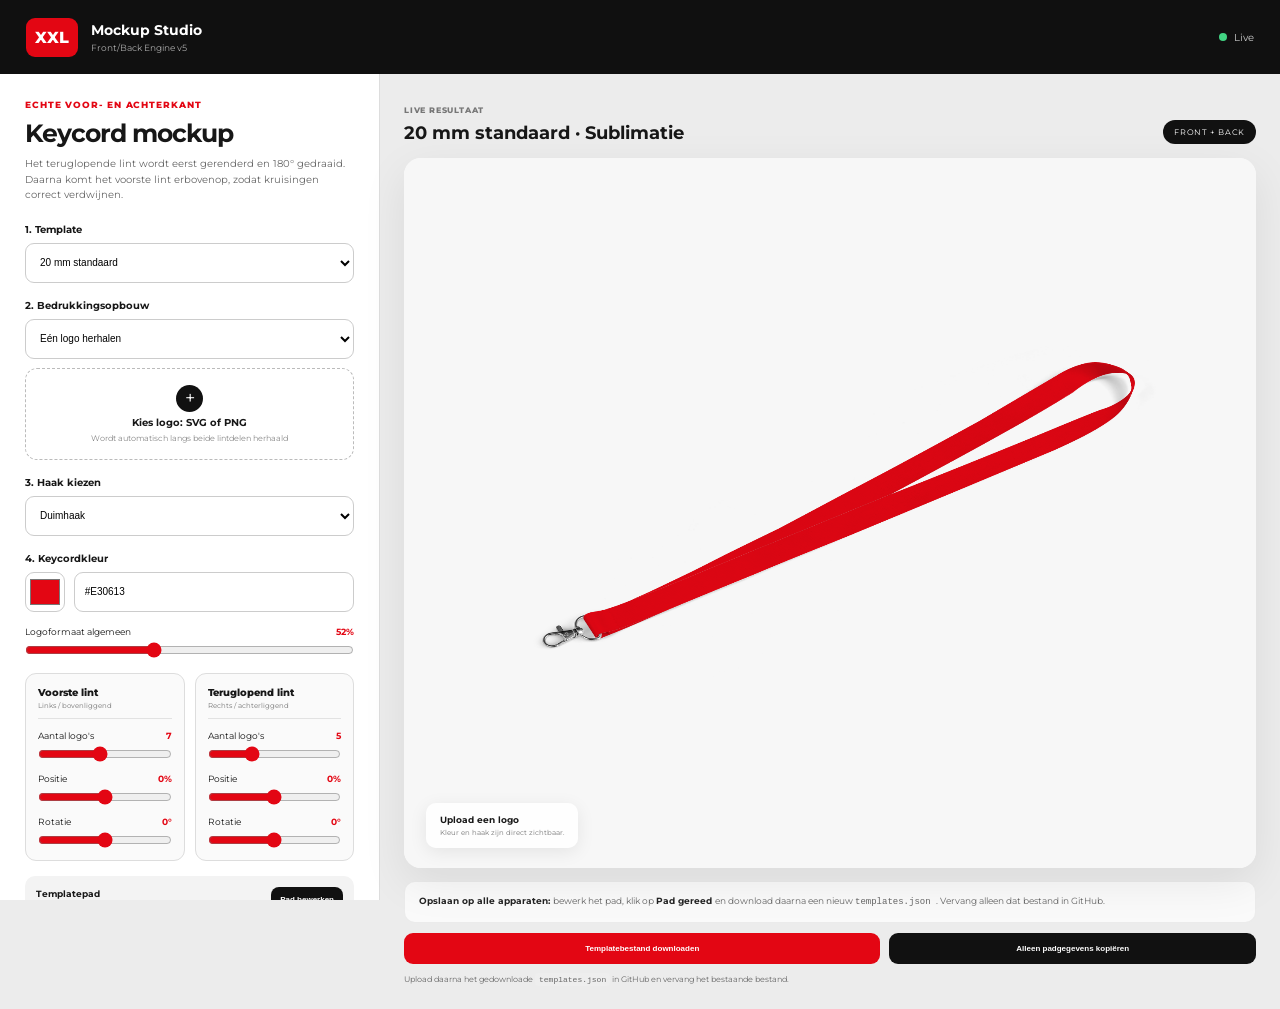
<file: index.html>
<!doctype html>
<html lang="nl">
<head>
  <meta charset="UTF-8">
  <meta name="viewport" content="width=device-width,initial-scale=1">
  <meta name="theme-color" content="#101010">
  <title>XXLGifts Mockup Studio</title>

  <link rel="preconnect" href="https://fonts.googleapis.com">
  <link rel="preconnect" href="https://fonts.gstatic.com" crossorigin>
  <link href="https://fonts.googleapis.com/css2?family=Montserrat:wght@400;500;600;700;800&display=swap" rel="stylesheet">
  <link rel="stylesheet" href="styles.css">
</head>

<body>
<header class="topbar">
  <div class="brandmark">XXL</div>
  <div class="brandcopy">
    <strong>Mockup Studio</strong>
    <span>Front/Back Engine v5</span>
  </div>
  <div class="live"><i></i> Live</div>
</header>

<main class="workspace">

  <aside class="controls">

    <p class="eyebrow">Echte voor- en achterkant</p>

    <h1>Keycord mockup</h1>

    <p class="intro">
      Het teruglopende lint wordt eerst gerenderd en 180° gedraaid.
      Daarna komt het voorste lint erbovenop, zodat kruisingen correct verdwijnen.
    </p>

    <label class="title">1. Template</label>
    <select id="template"></select>


    <label class="title">2. Bedrukkingsopbouw</label>

    <select id="designMode">
      <option value="repeat">Eén logo herhalen</option>
      <option value="separate">Voorste en teruglopende lint apart</option>
      <option value="continuous">Volledig doorlopend ontwerp</option>
    </select>


    <div id="repeatUpload" class="mode-panel">

      <label class="upload">

        <span class="plus">+</span>

        <b id="filename">
          Kies logo: SVG of PNG
        </b>

        <small>
          Wordt automatisch langs beide lintdelen herhaald
        </small>

        <input
          id="logoInput"
          type="file"
          accept=".svg,.png,.jpg,.jpeg,.webp,image/*"
        >

      </label>

    </div>


    <div id="separateUploads" class="mode-panel hidden">

      <div class="dual-upload">

        <label class="upload compact-upload">

          <span class="plus">+</span>

          <b id="frontFilename">
            Ontwerp voorste lint
          </b>

          <small>
            Logo, tekst of lijntekening
          </small>

          <input
            id="frontDesignInput"
            type="file"
            accept=".svg,.png,.jpg,.jpeg,.webp,image/*"
          >

        </label>


        <label class="upload compact-upload">

          <span class="plus">+</span>

          <b id="backFilename">
            Ontwerp teruglopend lint
          </b>

          <small>
            Mag volledig anders zijn
          </small>

          <input
            id="backDesignInput"
            type="file"
            accept=".svg,.png,.jpg,.jpeg,.webp,image/*"
          >

        </label>

      </div>

    </div>


    <div id="continuousUpload" class="mode-panel hidden">

      <label class="upload">

        <span class="plus">+</span>

        <b id="continuousFilename">
          Kies volledige lijntekening
        </b>

        <small>
          Langwerpige SVG of PNG aanbevolen
        </small>

        <input
          id="continuousDesignInput"
          type="file"
          accept=".svg,.png,.jpg,.jpeg,.webp,image/*"
        >

      </label>


      <label class="checkrow continuous-check">

        <input
          id="repeatContinuous"
          type="checkbox"
        >

        <span>

          <b>Ontwerp herhalen</b>

          <small>
            Uit = één ontwerp over de volledige zichtbare lengte.
          </small>

        </span>

      </label>

    </div>


    <label class="title">
      3. Haak kiezen
    </label>

    <select id="hook"></select>


    <label class="title">
      4. Keycordkleur
    </label>


    <div class="colorrow">

      <input
        id="color"
        type="color"
        value="#e30613"
      >

      <input
        id="hex"
        value="#E30613"
        maxlength="7"
      >

    </div>


    <label class="range-label">

      <span>
        Logoformaat algemeen
      </span>

      <b id="sizeValue">
        52%
      </b>

    </label>


    <input
      id="size"
      class="full-range"
      type="range"
      min="25"
      max="95"
      value="52"
    >


    <div class="side-grid">

      <section class="side-card">

        <div class="side-title">

          <span>
            Voorste lint
          </span>

          <small>
            Links / bovenliggend
          </small>

        </div>


        <label class="range-label">

          <span>
            Aantal logo's
          </span>

          <b id="frontCountValue">
            7
          </b>

        </label>


        <input
          id="frontCount"
          class="full-range"
          type="range"
          min="1"
          max="14"
          value="7"
        >


        <label class="range-label">

          <span>
            Positie
          </span>

          <b id="frontOffsetValue">
            0%
          </b>

        </label>


        <input
          id="frontOffset"
          class="full-range"
          type="range"
          min="-45"
          max="45"
          value="0"
        >


        <label class="range-label">

          <span>
            Rotatie
          </span>

          <b id="frontRotationValue">
            0°
          </b>

        </label>


        <input
          id="frontRotation"
          class="full-range"
          type="range"
          min="-25"
          max="25"
          value="0"
        >

      </section>


      <section class="side-card">

        <div class="side-title">

          <span>
            Teruglopend lint
          </span>

          <small>
            Rechts / achterliggend
          </small>

        </div>


        <label class="range-label">

          <span>
            Aantal logo's
          </span>

          <b id="backCountValue">
            7
          </b>

        </label>


        <input
          id="backCount"
          class="full-range"
          type="range"
          min="1"
          max="14"
          value="7"
        >


        <label class="range-label">

          <span>
            Positie
          </span>

          <b id="backOffsetValue">
            0%
          </b>

        </label>


        <input
          id="backOffset"
          class="full-range"
          type="range"
          min="-45"
          max="45"
          value="0"
        >


        <label class="range-label">

          <span>
            Rotatie
          </span>

          <b id="backRotationValue">
            0°
          </b>

        </label>


        <input
          id="backRotation"
          class="full-range"
          type="range"
          min="-25"
          max="25"
          value="0"
        >

      </section>

    </div>


    <div
      id="continuousControls"
      class="continuous-controls hidden"
    >

      <label class="range-label">

        <span>
          Schaal doorlopend ontwerp
        </span>

        <b id="continuousScaleValue">
          100%
        </b>

      </label>


      <input
        id="continuousScale"
        class="full-range"
        type="range"
        min="40"
        max="220"
        value="100"
      >


      <label class="range-label">

        <span>
          Ontwerp verschuiven
        </span>

        <b id="continuousOffsetValue">
          0%
        </b>

      </label>


      <input
        id="continuousOffset"
        class="full-range"
        type="range"
        min="-100"
        max="100"
        value="0"
      >


      <label class="checkrow">

        <input
          id="flipBackContinuous"
          type="checkbox"
          checked
        >

        <span>

          <b>
            Teruglopend lint omkeren
          </b>

          <small>
            Zorgt dat de illustratie op de achterzijde natuurlijk doorloopt.
          </small>

        </span>

      </label>

    </div>


    <div class="editorbox">

      <div>

        <b>
          Templatepad
        </b>

        <small>
          Alleen nodig om een lintlijn te corrigeren.
        </small>

      </div>

      <button
        id="editPath"
        type="button"
      >
        Pad bewerken
      </button>

    </div>


    <div
      id="editorControls"
      class="editor-controls hidden"
    >

      <label class="title">
        Lintdeel
      </label>

      <select id="pathSelect"></select>


      <div class="editor-actions">

        <button
          id="undoPoint"
          type="button"
        >
          Laatste punt weg
        </button>

        <button
          id="clearPath"
          type="button"
        >
          Pad leegmaken
        </button>

      </div>


      <button
        id="savePath"
        class="save-path"
        type="button"
      >
        Pad gereed
      </button>


      <p>
        Klik in de preview om punten toe te voegen.
        Sleep een bestaand punt om het te verplaatsen.
      </p>

    </div>


    <div class="actions">

      <button
        id="reset"
        class="secondary"
      >
        Reset
      </button>

      <button
        id="download"
        class="primary"
      >
        PNG downloaden
      </button>

    </div>

  </aside>


  <section class="preview">

    <div class="previewhead">

      <div>

        <small>
          LIVE RESULTAAT
        </small>

        <h2 id="previewTitle">
          Template laden…
        </h2>

      </div>

      <span id="modeBadge">
        FRONT + BACK
      </span>

    </div>


    <div
      id="stage"
      class="stage"
    >

      <canvas id="canvas"></canvas>


      <div id="empty">

        <b>
          Upload een logo
        </b>

        <small>
          Kleur en haak zijn direct zichtbaar.
        </small>

      </div>


      <div id="loading">
        Mockup laden…
      </div>


      <div
        id="editorHint"
        class="editor-hint hidden"
      >
        Klik over het midden van het lint · sleep om te corrigeren
      </div>

    </div>


    <div class="note">

      <b>
        Opslaan op alle apparaten:
      </b>

      bewerk het pad, klik op

      <b>
        Pad gereed
      </b>

      en download daarna een nieuw

      <code>
        templates.json
      </code>.

      Vervang alleen dat bestand in GitHub.

    </div>


    <div
      id="saveTools"
      class="save-tools hidden"
    >

      <button
        id="downloadTemplate"
        class="download-template"
        type="button"
      >
        Templatebestand downloaden
      </button>


      <button
        id="copyPath"
        class="copy-path"
        type="button"
      >
        Alleen padgegevens kopiëren
      </button>


      <small>
        Upload daarna het gedownloade
        <code>templates.json</code>
        in GitHub en vervang het bestaande bestand.
      </small>

    </div>

  </section>

</main>

<script src="app.js"></script>

</body>
</html>
</file>
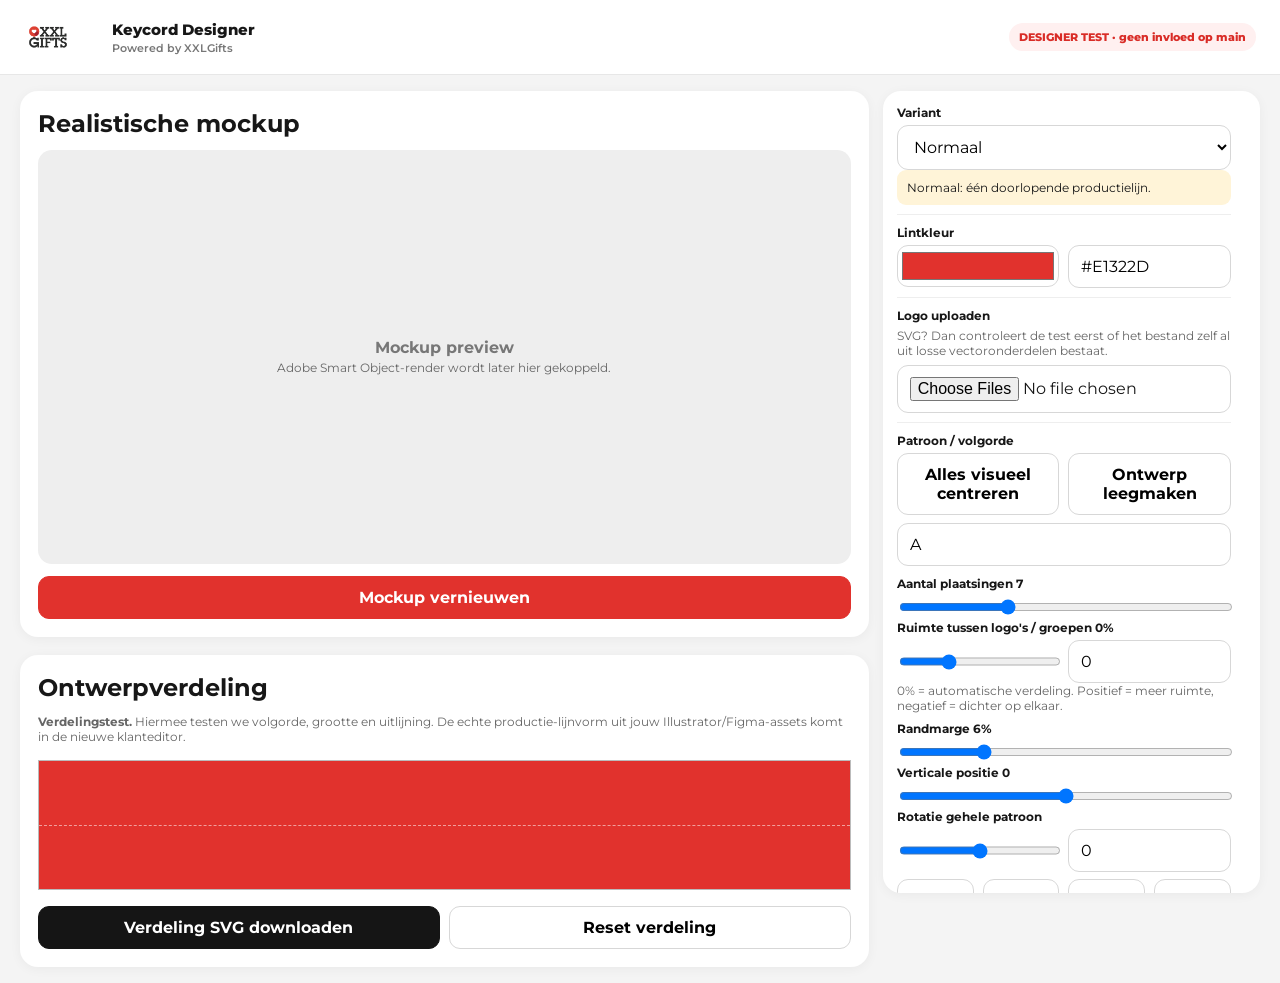
<file: designer-test/index.html>
<!doctype html>
<html lang="nl">
<head>
<meta charset="utf-8">
<meta name="viewport" content="width=device-width,initial-scale=1">
<title>XXLGifts Keycord Designer Test</title>
<style>
@import url('https://fonts.googleapis.com/css2?family=Montserrat:wght@400;500;600;700;800&display=swap');
:root{font-family:'Montserrat',Arial,sans-serif;color:#171717;background:#f4f4f4}
*{box-sizing:border-box} body{margin:0}.top{background:#fff;padding:13px 24px;border-bottom:1px solid #e7e7e7;display:flex;justify-content:space-between;align-items:center;gap:16px;position:sticky;top:0;z-index:20}.brand{display:flex;align-items:center;gap:12px}.brand img{width:76px;height:48px;object-fit:contain;object-position:left center;border-radius:0;background:transparent;display:block}.brand-title{font-weight:800;font-size:15px}.brand-sub{font-size:11px;color:#777;margin-top:2px;font-weight:600}
.badge{font-size:11px;background:#fff0f0;color:#d92c27;padding:7px 10px;border-radius:999px;font-weight:800;white-space:nowrap}
main{max-width:1500px;margin:auto;padding:16px 20px;display:grid;grid-template-columns:minmax(0,1.8fr) minmax(360px,.8fr);gap:14px;align-items:start}
.card{background:#fff;border-radius:18px;padding:18px;box-shadow:0 2px 12px #0000000c}.card h2{margin:0 0 12px}
.mock{height:min(46vh,520px);border-radius:14px;background:#eee;display:grid;place-items:center;overflow:hidden;position:relative}
.mock img{width:100%;height:100%;object-fit:contain}.mock .placeholder{text-align:center;color:#777}
.editor{margin-top:18px}.stripwrap{overflow:hidden;padding:16px 0}.strip{position:relative;height:130px;width:100%;min-width:0;background:#e1322d;border:1px solid #bbb;overflow:hidden}
.obj{position:absolute;top:50%;transform:translate(-50%,-50%);max-height:76%;max-width:180px;user-select:none}.obj.text{font-weight:700;color:white;white-space:nowrap;font-size:28px}
.guide{position:absolute;left:0;right:0;top:50%;border-top:1px dashed #ffffff88;pointer-events:none}
.controls{display:grid;gap:9px;position:sticky;top:82px;max-height:calc(100vh - 98px);overflow-y:auto;scrollbar-gutter:stable;padding:14px}.section{border-top:1px solid #eee;padding-top:10px}.section:first-child{border:0;padding-top:0}
label{display:block;font-size:12px;font-weight:700;margin-bottom:5px}.row{display:grid;grid-template-columns:1fr 1fr;gap:9px}
input,select,textarea,button{font:inherit;width:100%;padding:11px 12px;border:1px solid #d7d7d7;border-radius:11px;background:white;outline:none}input:focus,select:focus,textarea:focus{border-color:#e1322d;box-shadow:0 0 0 3px #e1322d12}
input[type=color]{padding:2px;height:42px}input[type=range]{padding:0}
button{cursor:pointer;font-weight:700}.primary{background:#e1322d;color:#fff;border-color:#e1322d}.primary:hover{background:#c92723}.secondary{background:#151515;color:#fff;border-color:#151515}
.logo-list{display:grid;gap:6px}.logo-item{display:grid;grid-template-columns:28px 1fr auto;align-items:center;gap:7px;background:#f5f5f5;padding:6px 7px;border-radius:9px}.logo-item button{white-space:nowrap;font-size:11px;padding:7px 9px}.logo-item img{width:32px;height:32px;object-fit:contain}.part-check{width:auto}.part-selected{outline:2px solid #e1322d}
.small{font-size:12px;color:#666}.mini-head{display:flex;align-items:baseline;justify-content:space-between;gap:10px;margin-bottom:7px}.group-card{border:1px solid #e3e3e3;background:#fafafa;padding:7px;border-radius:10px}.align-row{display:grid;grid-template-columns:repeat(3,1fr);gap:7px;margin-top:8px}.status{padding:10px;background:#fff4d8;border-radius:9px;font-size:12px}
@media(max-width:900px){main{grid-template-columns:1fr}.mock{height:48vh}.controls{order:2}}
</style>
</head>
<body>
<div class="top">
      <div class="brand">
        <img src="[data-uri]" alt="XXLGifts logo">
        <div><div class="brand-title">Keycord Designer</div><div class="brand-sub">Powered by XXLGifts</div></div>
      </div>
      <span class="badge">DESIGNER TEST · geen invloed op main</span>
    </div>
<main>
<section>
 <div class="card">
  <h2>Realistische mockup</h2>
  <div class="mock" id="mock"><div class="placeholder"><strong>Mockup preview</strong><br><span class="small">Adobe Smart Object-render wordt later hier gekoppeld.</span></div></div>
  <button class="primary" id="refreshMock" style="margin-top:12px">Mockup vernieuwen</button>
 </div>
 <div class="card editor">
  <h2>Ontwerpverdeling</h2>
  <div class="small"><strong>Verdelingstest.</strong> Hiermee testen we volgorde, grootte en uitlijning. De echte productie-lijnvorm uit jouw Illustrator/Figma-assets komt in de nieuwe klanteditor.</div>
  <div class="stripwrap"><div class="strip" id="strip"><div class="guide"></div></div></div>
  <div class="row">
   <button class="secondary" id="downloadSvg">Verdeling SVG downloaden</button>
   <button id="reset">Reset verdeling</button>
  </div>
 </div>
</section>
<aside class="card controls">
 <div class="section">
  <label>Variant</label>
  <select id="variant"><option value="normal">Normaal</option><option value="safety">Safety</option><option value="buckle">Buckle</option><option value="buckleSafety">Buckle + Safety</option></select>
  <div class="status" id="variantInfo">Normaal: één doorlopende productielijn.</div>
 </div>
 <div class="section">
  <label>Lintkleur</label>
<div class="row"><input type="color" id="bg" value="#e1322d"><input id="bgHex" value="#E1322D" maxlength="7" aria-label="HEX lintkleur"></div>
 </div>
 <div class="section">
  <label>Logo uploaden</label><div class="small" style="margin-bottom:7px">SVG? Dan controleert de test eerst of het bestand zelf al uit losse vectoronderdelen bestaat.</div><input id="logoInput" type="file" accept="image/*,.svg" multiple>
  <div class="logo-list" id="logoList"></div>
  <div id="svgAnalysis" class="status" style="display:none;margin-top:9px"></div>
  <div id="partsPanel" style="display:none;margin-top:9px">
    <div class="mini-head"><strong>Brononderdelen</strong><span class="small">uit het originele SVG</span></div>
    <div id="partsList" class="logo-list"></div>

    <div class="row" style="margin-top:8px">
      <button type="button" id="groupParts">Maak groep van selectie</button>
      <button type="button" id="clearParts">Selectie wissen</button>
    </div>
    <input id="groupName" placeholder="Naam groep, bijv. Beeldmerk" style="margin-top:8px">

    <div id="groupsSection" style="margin-top:16px">
      <div class="mini-head"><strong>Mijn groepen</strong><span class="small">selecteer meerdere voor A-B-A-B</span></div>
      <div id="myGroups" class="logo-list">
        <div class="small">Nog geen groepen gemaakt.</div>
      </div>
      <div class="row" style="margin-top:8px">
        <button type="button" id="useSelectedGroups">Gebruik geselecteerde groepen</button>
        <button type="button" id="clearSelectedGroups">Groepsselectie wissen</button>
      </div>
    </div>

    <div class="small" style="margin-top:8px">
      Brononderdelen zijn alleen bouwstenen. Maak groepen zoals Beeldmerk en Woordmerk, selecteer die onder Mijn groepen en klik daarna op ‘Gebruik geselecteerde groepen’.
    </div>
  </div>
 </div>
 <div class="section">
  <label>Patroon / volgorde</label>
<div class="row" style="margin-bottom:8px">
  <button type="button" id="centerAllObjects">Alles visueel centreren</button>
  <button type="button" id="clearDesignObjects">Ontwerp leegmaken</button>
</div>
  <input id="pattern" value="A" placeholder="Bijv. A-B-A-B of A-A-B">
  <label style="margin-top:10px">Aantal plaatsingen <span id="countVal">7</span></label><input id="count" type="range" min="1" max="20" value="7">
  <label>Ruimte tussen logo's / groepen <span id="spacingVal">0</span>%</label>
  <div class="row"><input id="spacing" type="range" min="-80" max="200" value="0"><input id="spacingInput" type="number" min="-80" max="200" value="0"></div>
  <div class="small">0% = automatische verdeling. Positief = meer ruimte, negatief = dichter op elkaar.</div>
  <label style="margin-top:8px">Randmarge <span id="marginVal">6</span>%</label><input id="margin" type="range" min="0" max="25" value="6">
  <label>Verticale positie <span id="yVal">0</span></label><input id="y" type="range" min="-45" max="45" value="0">
  <label>Rotatie gehele patroon</label>
<div class="row"><input id="rot" type="range" min="-180" max="180" value="0"><input id="rotInput" type="number" min="-180" max="180" value="0"></div>
<div class="row" style="grid-template-columns:repeat(4,1fr);margin-top:7px">
<button type="button" class="rotPreset" data-deg="0">0°</button><button type="button" class="rotPreset" data-deg="45">45°</button><button type="button" class="rotPreset" data-deg="90">90°</button><button type="button" class="rotPreset" data-deg="180">180°</button>
</div>
 </div>
 <div class="section">
  <label>Tekst toevoegen</label><input id="text" placeholder="Bijv. www.xxlgifts.com">
<div class="row" style="margin-top:8px"><div><label>Tekstgrootte</label><input id="textSize" type="number" value="28" min="8" max="80"></div><div><label>Tekstkleur</label><div class="row"><input id="textColor" type="color" value="#ffffff"><input id="textHex" value="#FFFFFF" maxlength="7"></div></div></div>
<label style="margin-top:10px">Lettertype</label>
<select id="textFont">
<option value="Montserrat">Montserrat</option><option value="Arial">Arial</option><option value="Verdana">Verdana</option><option value="Trebuchet MS">Trebuchet MS</option><option value="Georgia">Georgia</option><option value="Times New Roman">Times New Roman</option><option value="Courier New">Courier New</option>
</select>
<button id="addText" style="margin-top:8px">Tekst toevoegen</button>
<label style="margin-top:12px">Eigen huisstijllettertype (productie-opmerking)</label>
<input id="fontNote" placeholder="Bijv. Gotham Bold">
<div class="small">Dit veld verandert de live preview niet. We nemen de fontnaam mee voor productiecontrole. Later kunnen we font-upload toevoegen.</div>
 </div>
 <div class="section">
  <label>Complete lijntekening uploaden</label><input id="fullArtwork" type="file" accept="image/*,.svg">
  <div class="small">Voor artwork dat al volledig is opgemaakt.</div>
 </div>
 <div class="section">
  <label>Overige opmerkingen</label><textarea id="notes" rows="4" placeholder="Bijv. logo iets hoger, PMS 186 C, tekst exact volgens huisstijl..."></textarea>
 </div>
</aside>
</main>
<script>
const $=s=>document.querySelector(s), strip=$('#strip');
let logos=[], texts=[], latestSvgParts=null, svgGroups=[];
function esc(s){return s.replace(/[&<>"']/g,c=>({'&':'&amp;','<':'&lt;','>':'&gt;','"':'&quot;',"'":'&#39;'}[c]))}
function renderList(){ $('#logoList').innerHTML=logos.map((l,i)=>`<div class="logo-item"><img src="${l.url}"><span>${String.fromCharCode(65+i)} · ${esc(l.name)}</span><button onclick="removeLogo(${i})" style="width:auto;padding:5px 8px">×</button></div>`).join(''); }
window.removeLogo=i=>{URL.revokeObjectURL(logos[i].url);logos.splice(i,1);renderList();render()}
function sequence(){
 const raw=$('#pattern').value.toUpperCase().split(/[^A-Z]+/).filter(Boolean);
 const idx=raw.map(x=>x.charCodeAt(0)-65).filter(i=>logos[i]);
 return idx.length?idx:[0];
}
function render(){
 strip.style.background=$('#bg').value;
 [...strip.querySelectorAll('.obj,.full')].forEach(n=>n.remove());
 const count=+$('input#count').value, m=+$('input#margin').value, spacing=+$('input#spacing').value, y=+$('input#y').value, rot=+$('input#rot').value;
 $('#countVal').textContent=count;$('#spacingVal').textContent=spacing;$('#spacingInput').value=spacing;$('#marginVal').textContent=m;$('#yVal').textContent=y;if($('#rotVal'))$('#rotVal').textContent=rot;
 const seq=sequence();
 if(logos.length){
  for(let i=0;i<count;i++){
   const li=seq[i%seq.length] ?? 0, l=logos[li]; if(!l) continue;
   const autoStep=count>1?(100-2*m)/(count-1):0;
   const step=autoStep*(1+spacing/100);
   const total=step*(count-1);
   const x=count===1?50:50-total/2+i*step;
   const img=document.createElement('img'); img.src=l.url; img.className='obj';
   img.style.left=x+'%';
   const alignOffset = l.align==='top' ? -24 : (l.align==='bottom' ? 24 : 0);
   img.style.top=`calc(50% + ${y + alignOffset}px)`;
   img.style.transform=`translate(-50%,-50%) rotate(${rot}deg)`;
   strip.appendChild(img);
  }
 }
 texts.forEach(t=>{const d=document.createElement('div');d.className='obj text';d.textContent=t.text;d.style.left=t.x+'%';d.style.fontSize=t.size+'px';d.style.color=t.color||'#fff';d.style.fontFamily=t.font||'Montserrat';strip.appendChild(d)})
}

function bboxScore(el){
  const tag=el.tagName.toLowerCase();
  let score=1;
  if(tag.includes('g')) score+=4;
  if(el.children && el.children.length) score+=Math.min(5,el.children.length);
  if(el.getAttribute('id')) score+=1;
  return score;
}
function svgElToUrl(svgRoot, nodes, fallbackVb){
  const ns='http://www.w3.org/2000/svg';

  // Measure the ACTUAL visible artwork instead of reusing the full source viewBox.
  // This is what makes separate groups visually align on the same centre line.
  const measure=document.createElementNS(ns,'svg');
  measure.setAttribute('xmlns',ns);
  measure.setAttribute('viewBox',fallbackVb);
  Object.assign(measure.style,{
    position:'fixed',left:'-10000px',top:'-10000px',
    width:'1200px',height:'1200px',visibility:'hidden',overflow:'visible'
  });

  [...svgRoot.children].filter(n=>['defs','style'].includes(n.tagName.toLowerCase()))
    .forEach(n=>measure.appendChild(n.cloneNode(true)));

  const g=document.createElementNS(ns,'g');
  nodes.forEach(n=>g.appendChild(n.cloneNode(true)));
  measure.appendChild(g);
  document.body.appendChild(measure);

  let box=null;
  try{ box=g.getBBox(); }catch(e){}
  measure.remove();

  const clone=document.createElementNS(ns,'svg');
  clone.setAttribute('xmlns',ns);
  clone.setAttribute('preserveAspectRatio','xMidYMid meet');

  [...svgRoot.children].filter(n=>['defs','style'].includes(n.tagName.toLowerCase()))
    .forEach(n=>clone.appendChild(n.cloneNode(true)));
  nodes.forEach(n=>clone.appendChild(n.cloneNode(true)));

  if(box && box.width>0 && box.height>0){
    const padX=Math.max(box.width*.035,1);
    const padY=Math.max(box.height*.06,1);
    clone.setAttribute('viewBox',`${box.x-padX} ${box.y-padY} ${box.width+padX*2} ${box.height+padY*2}`);
  }else{
    clone.setAttribute('viewBox',fallbackVb);
  }

  return URL.createObjectURL(new Blob(
    [new XMLSerializer().serializeToString(clone)],
    {type:'image/svg+xml'}
  ));
}

function renderGroups(){
  const box=$('#myGroups');
  if(!box) return;
  if(!svgGroups.length){
    box.innerHTML='<div class="small" id="noGroups">Nog geen groepen gemaakt.</div>';
    return;
  }
  box.innerHTML=svgGroups.map((g,i)=>`
    <div class="group-card" data-group-card="${i}">
      <div class="logo-item" style="padding:0;background:transparent;grid-template-columns:24px 32px 1fr auto">
        <input class="part-check" type="checkbox" data-group-check="${i}" ${g.selected?'checked':''}>
        <img src="${g.url}">
        <span><strong>${esc(g.name)}</strong><br><span class="small">${g.partIds.length} brononderde${g.partIds.length===1?'el':'len'}</span></span>
        <button type="button" style="width:auto" data-use-group="${i}">Los</button>
      </div>
      <div class="align-row">
        <button type="button" data-align="${i}:top">Bovenlijn</button>
        <button type="button" data-align="${i}:middle">Middenlijn</button>
        <button type="button" data-align="${i}:bottom">Onderlijn</button>
      </div>
      <div class="row" style="margin-top:7px">
        <button type="button" data-rename-group="${i}">Hernoemen</button>
        <button type="button" data-delete-group="${i}">Verwijderen</button>
      </div>
    </div>`).join('');

  [...box.querySelectorAll('[data-use-group]')].forEach(b=>b.onclick=()=>{
    const g=svgGroups[+b.dataset.useGroup];
    logos.push({name:g.name,url:g.url,groupId:g.id,align:g.align||'middle'});
    renderList(); render();
  });
  [...box.querySelectorAll('[data-group-check]')].forEach(c=>c.onchange=()=>{
    svgGroups[+c.dataset.groupCheck].selected=c.checked;
  });
  [...box.querySelectorAll('[data-align]')].forEach(b=>b.onclick=()=>{
    const [i,mode]=b.dataset.align.split(':');
    svgGroups[+i].align=mode;
    renderGroups();
    // Update any already-used instances of this group
    logos.forEach(l=>{if(l.groupId===svgGroups[+i].id) l.align=mode});
    render();
  });
  [...box.querySelectorAll('[data-rename-group]')].forEach(b=>b.onclick=()=>{
    const i=+b.dataset.renameGroup;
    const n=prompt('Nieuwe groepsnaam',svgGroups[i].name);
    if(n && n.trim()){svgGroups[i].name=n.trim();renderGroups();renderList();}
  });
  [...box.querySelectorAll('[data-delete-group]')].forEach(b=>b.onclick=()=>{
    const i=+b.dataset.deleteGroup;
    const id=svgGroups[i].id;
    svgGroups.splice(i,1);
    logos=logos.filter(l=>l.groupId!==id);
    renderGroups();renderList();render();
  });
}

async function analyseSvg(file){
  const txt=await file.text(), doc=new DOMParser().parseFromString(txt,'image/svg+xml');
  if(doc.querySelector('parsererror')) return null;
  const svg=doc.documentElement, vb=svg.getAttribute('viewBox')||`0 0 ${svg.getAttribute('width')||1000} ${svg.getAttribute('height')||1000}`;
  const kids=[...svg.children].filter(n=>!['defs','style','title','desc','metadata'].includes(n.tagName.toLowerCase()));
  // Conservative rule: only offer a split when the source itself already exposes multiple top-level visual groups/elements.
  const candidates=kids.map((n,i)=>({node:n,i,score:bboxScore(n)})).filter(x=>x.score>=1);
  return {txt,svg,vb,candidates};
}
async function addUploadedFile(f){
  if(f.type==='image/svg+xml' || f.name.toLowerCase().endsWith('.svg')){
    const a=await analyseSvg(f);
    if(a && a.candidates.length>=2 && a.candidates.length<=8){
      const complete=URL.createObjectURL(f);
      const parts=a.candidates.map((c,i)=>({name:`Onderdeel ${String.fromCharCode(65+i)}`,url:svgElToUrl(a.svg,[c.node],a.vb),node:c.node,svg:a.svg,vb:a.vb})); latestSvgParts=parts;
      $('#svgAnalysis').style.display='block';
      $('#svgAnalysis').innerHTML=`<strong>SVG geanalyseerd:</strong> ${parts.length} brononderdelen gevonden. Maak hieruit zelf één of meer groepen, bijvoorbeeld Beeldmerk en Woordmerk. We wijzigen nooit interne letters of vormen.`;
      $('#partsPanel').style.display='block';
      $('#partsList').innerHTML=
        `<div class="logo-item"><span style="font-weight:800">✓</span><span>Compleet logo · altijd veilig</span><button type="button" style="width:auto" id="useComplete">Gebruik</button></div>`+
        parts.map((p,i)=>`<div class="logo-item" data-part-row="${i}"><input class="part-check" type="checkbox" data-check="${i}"><img src="${p.url}"><span>${p.name}<br><span class="small">Brononderdeel</span></span><button type="button" style="width:auto" data-part="${i}">Los</button></div>`).join('');
      $('#useComplete').onclick=()=>{logos=[{name:'Compleet logo',url:complete,align:'middle'}];renderList();render()};
      [...$('#partsList').querySelectorAll('[data-part]')].forEach(b=>b.onclick=()=>{
        const p=parts[+b.dataset.part]; logos.push({name:p.name,url:p.url});renderList();render()
      });
      // Auto proposal: use all exposed source parts separately, but do NOT pretend semantic certainty.
      logos=[]; svgGroups=[];
      renderList(); renderGroups(); render();
      return;
    }
  }
  logos.push({name:f.name,url:URL.createObjectURL(f)}); renderList(); render();
}
$('#logoInput').onchange=async e=>{for(const f of [...e.target.files]) await addUploadedFile(f)}

['bg','pattern','count','spacing','margin','y','rot'].forEach(id=>$('#'+id).addEventListener('input',render));
$('#addText').onclick=()=>{if($('#text').value.trim()){texts.push({text:$('#text').value.trim(),size:+$('#textSize').value||28,x:50,color:$('#textColor').value,font:$('#textFont').value});$('#text').value='';render()}}
$('#reset').onclick=()=>{$('#count').value=7;$('#spacing').value=0;$('#spacingInput').value=0;$('#margin').value=6;$('#y').value=0;$('#rot').value=0;render()}
$('#variant').onchange=e=>{
 const v=e.target.value, info=$('#variantInfo');
 info.textContent={normal:'Normaal: één doorlopende productielijn.',safety:'Safety: links/rechts productielogica; rechter artworkzijde wordt in productie 180° verwerkt voor doorloop.',buckle:'Buckle: gebruikt straks het langere buckle-artboard uit de Illustrator-template.',buckleSafety:'Buckle + Safety: langer buckle-artboard + links/rechts safety-logica.'}[v];
}
$('#fullArtwork').onchange=e=>{const f=e.target.files[0];if(!f)return;const img=document.createElement('img');img.className='full';img.src=URL.createObjectURL(f);Object.assign(img.style,{position:'absolute',inset:'0',width:'100%',height:'100%',objectFit:'fill'});strip.appendChild(img)}
$('#refreshMock').onclick=()=>alert('Adobe Smart Object-render is in deze test nog niet gekoppeld. De editor/output werkt wel zelfstandig.');
$('#downloadSvg').onclick=()=>{
 const w=1400,h=160,bg=$('#bg').value,count=+$('#count').value,m=+$('#margin').value,y=+$('#y').value,rot=+$('#rot').value,seq=sequence();
 let body=`<rect width="100%" height="100%" fill="${bg}"/>`;
 if(logos.length){
   alert('SVG-export van geüploade raster/logo-bestanden wordt in v2 als data-URL ingebed. Voor deze eerste test kun je de live lijn en instellingen beoordelen.');
 }
 body+=texts.map(t=>`<text x="${t.x/100*w}" y="${h/2}" text-anchor="middle" dominant-baseline="middle" font-family="Arial" font-size="${t.size}" fill="white">${esc(t.text)}</text>`).join('');
 const svg=`<svg xmlns="http://www.w3.org/2000/svg" width="${w}" height="${h}" viewBox="0 0 ${w} ${h}">${body}</svg>`;
 const a=document.createElement('a');a.href=URL.createObjectURL(new Blob([svg],{type:'image/svg+xml'}));a.download='keycord-productielijn-test.svg';a.click();
}

function normalizeHex(v){
 v=(v||'').trim(); if(!v.startsWith('#')) v='#'+v;
 if(/^#[0-9a-fA-F]{3}$/.test(v)) v='#'+v.slice(1).split('').map(c=>c+c).join('');
 return /^#[0-9a-fA-F]{6}$/.test(v)?v.toUpperCase():null;
}
$('#bgHex').addEventListener('input',e=>{const h=normalizeHex(e.target.value);if(h){$('#bg').value=h;render()}});
$('#bg').addEventListener('input',e=>{$('#bgHex').value=e.target.value.toUpperCase()});
$('#textHex').addEventListener('input',e=>{const h=normalizeHex(e.target.value);if(h)$('#textColor').value=h});
$('#textColor').addEventListener('input',e=>{$('#textHex').value=e.target.value.toUpperCase()});
$('#spacingInput').addEventListener('input',e=>{let v=Math.max(-80,Math.min(200,+e.target.value||0));$('#spacing').value=v;render()});

let rotSnapping=false;
$('#rot').addEventListener('input',e=>{
 let v=+e.target.value;
 const snaps=[-180,-135,-90,-45,0,45,90,135,180];
 const near=snaps.find(s=>Math.abs(s-v)<=3);
 if(near!==undefined) v=near;
 e.target.value=v; $('#rotInput').value=v; render();
});
$('#rotInput').addEventListener('input',e=>{let v=Math.max(-180,Math.min(180,+e.target.value||0));$('#rot').value=v;render()});
document.querySelectorAll('.rotPreset').forEach(b=>b.onclick=()=>{$('#rot').value=b.dataset.deg;$('#rotInput').value=b.dataset.deg;render()});

$('#groupParts').onclick=()=>{
 if(!latestSvgParts) return;
 const ids=[...document.querySelectorAll('[data-check]:checked')].map(c=>+c.dataset.check);
 if(ids.length<1){alert('Selecteer minimaal 1 SVG-onderdeel om een groep te maken.');return}
 const p0=latestSvgParts[ids[0]];
 const nodes=ids.map(i=>latestSvgParts[i].node);
 const name=$('#groupName').value.trim()||`Groep ${svgGroups.length+1}`;
 const url=svgElToUrl(p0.svg,nodes,p0.vb);
 svgGroups.push({
   id:'g'+Date.now()+Math.random().toString(36).slice(2),
   name, url, partIds:ids, align:'middle'
 });
 $('#groupName').value='';
 document.querySelectorAll('[data-check]').forEach(c=>c.checked=false);
 renderGroups();
 const section=$('#groupsSection');
 if(section) section.scrollIntoView({behavior:'smooth',block:'nearest'});
};
$('#clearParts').onclick=()=>document.querySelectorAll('[data-check]').forEach(c=>c.checked=false);
$('#useSelectedGroups').onclick=()=>{
  const selected=svgGroups.filter(g=>g.selected);
  if(!selected.length){alert('Selecteer eerst één of meer groepen bij Mijn groepen.');return}
  logos=selected.map(g=>({name:g.name,url:g.url,groupId:g.id,align:'middle'}));
  // Pattern letters follow the selected group order: A-B-C...
  $('#pattern').value=logos.map((_,i)=>String.fromCharCode(65+i)).join('-');
  renderList(); render();
};
$('#clearSelectedGroups').onclick=()=>{
  svgGroups.forEach(g=>g.selected=false);
  renderGroups();
};
$('#centerAllObjects').onclick=()=>{logos.forEach(l=>l.align='middle');svgGroups.forEach(g=>g.align='middle');$('#y').value=0;renderGroups();render();};
$('#clearDesignObjects').onclick=()=>{logos=[];texts=[];renderList();render();};

render();
</script>
</body></html>
</file>
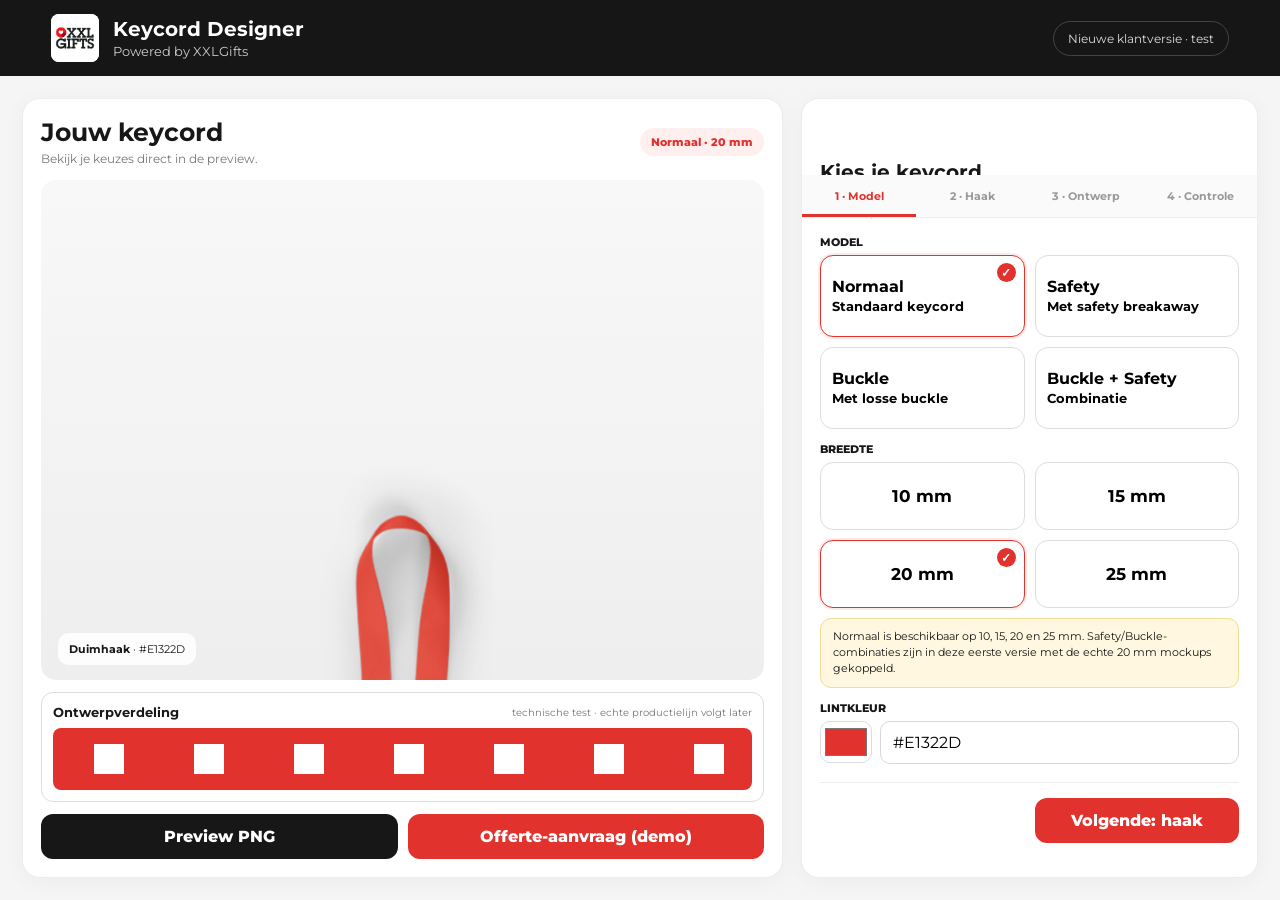
<file: keycord-editor/index.html>
<!doctype html>
<html lang="nl">
<head>
<meta charset="utf-8">
<meta name="viewport" content="width=device-width,initial-scale=1">
<title>XXLGifts Keycord Editor</title>
<style>
@import url('https://fonts.googleapis.com/css2?family=Montserrat:wght@400;500;600;700;800&display=swap');
:root{--red:#e1322d;--black:#161616;--green:#34a853;--muted:#777;--line:#e7e7e7;--bg:#f5f5f5}
*{box-sizing:border-box} body{margin:0;font-family:Montserrat,Arial,sans-serif;color:#171717;background:var(--bg)}
button,input,select,textarea{font:inherit}
.top{height:76px;background:#161616;color:white;display:flex;align-items:center;justify-content:space-between;padding:0 4vw;position:sticky;top:0;z-index:50}
.brand{display:flex;align-items:center;gap:14px} .brand img{width:48px;height:48px;object-fit:contain;background:#fff;border-radius:8px}
.brand strong{font-size:20px} .brand small{display:block;color:#ccc;margin-top:2px}
.top-actions{display:flex;gap:10px} .pill{border:1px solid #444;border-radius:999px;padding:9px 14px;font-size:12px;color:#ddd}
.shell{max-width:1500px;margin:auto;display:grid;grid-template-columns:minmax(520px,1.25fr) minmax(440px,.75fr);gap:18px;padding:22px}
.preview-card,.panel{background:white;border-radius:18px;box-shadow:0 4px 22px #0000000a;border:1px solid #ededed}
.preview-card{padding:18px;position:sticky;top:98px;height:calc(100vh - 120px);display:flex;flex-direction:column}
.preview-head{display:flex;align-items:center;justify-content:space-between;gap:12px} h1{font-size:25px;margin:0} .preview-head p{margin:4px 0 0;color:#777;font-size:12px}
.step-chip{background:#fff0ef;color:var(--red);font-size:11px;font-weight:800;padding:7px 11px;border-radius:999px}
.mock-stage{flex:1;min-height:420px;margin-top:14px;background:linear-gradient(180deg,#f8f8f8,#eee);border-radius:15px;position:relative;display:grid;place-items:center;overflow:hidden}
.mock-stage img.keycord{max-height:88%;max-width:70%;object-fit:contain;filter:drop-shadow(0 16px 18px #0002)}
.logo-overlay{position:absolute;left:50%;top:42%;transform:translate(-50%,-50%);max-width:115px;max-height:70px;object-fit:contain;pointer-events:none}
.mock-caption{position:absolute;left:16px;bottom:14px;background:#ffffffdd;border:1px solid #eee;border-radius:12px;padding:9px 11px;font-size:11px;backdrop-filter:blur(8px)}
.productline{margin-top:12px;background:#fff;border:1px solid #ddd;border-radius:12px;padding:11px}
.productline-head{display:flex;justify-content:space-between;gap:10px;align-items:center;margin-bottom:8px} .productline-head b{font-size:13px} .productline-head span{font-size:10px;color:#777}
.strip{height:62px;border-radius:8px;background:#e1322d;display:flex;align-items:center;overflow:hidden;padding:0 20px;gap:28px}
.strip .repeat{height:32px;min-width:72px;object-fit:contain;filter:brightness(0) invert(1)}
.preview-actions{display:grid;grid-template-columns:1fr 1fr;gap:10px;margin-top:12px} .btn{border:0;border-radius:12px;padding:13px 15px;font-weight:800;cursor:pointer}
.btn.primary{background:var(--red);color:white} .btn.dark{background:#171717;color:white} .btn.light{background:#f1f1f1;color:#222}
.panel{padding:0;overflow:hidden} .steps{display:flex;border-bottom:1px solid #eee;background:#fafafa;position:sticky;top:76px;z-index:20}
.step{flex:1;padding:14px 8px;border:0;background:none;font-weight:700;color:#999;cursor:pointer;font-size:11px} .step.active{color:var(--red);box-shadow:inset 0 -3px var(--red)}
.content{padding:18px;max-height:calc(100vh - 140px);overflow:auto} .section{display:none} .section.active{display:block}
.section h2{font-size:20px;margin:0 0 5px} .lead{font-size:12px;color:#777;margin:0 0 16px}
.choice-grid{display:grid;grid-template-columns:repeat(2,minmax(0,1fr));gap:10px}
.choice-card{position:relative;min-height:82px;border:1px solid #ddd;border-radius:13px;background:#fff;padding:11px;text-align:left;cursor:pointer;display:flex;align-items:center;gap:10px;font-weight:700}
.choice-card:hover{border-color:#aaa} .choice-card.selected{border-color:var(--red);box-shadow:0 0 0 2px #e1322d18}
.choice-card i{display:none;position:absolute;right:8px;top:7px;background:var(--red);color:white;border-radius:50%;width:19px;height:19px;font-style:normal;text-align:center;font-size:12px;line-height:19px}
.choice-card.selected i{display:block} .thumb{width:58px;height:58px;border-radius:10px;background:#f5f5f5;display:grid;place-items:center;overflow:hidden;flex:none}
.thumb img{width:100%;height:100%;object-fit:contain}
.width-card{min-height:68px;justify-content:center;text-align:center;font-size:17px}
.field{margin:13px 0} label{display:block;font-size:11px;font-weight:800;margin-bottom:6px}
.input-row{display:grid;grid-template-columns:52px 1fr;gap:8px} input[type=color]{width:52px;height:42px;padding:2px;border:1px solid #ddd;border-radius:10px;background:#fff}
input[type=text],input[type=number],select,textarea{width:100%;padding:11px 12px;border:1px solid #d8d8d8;border-radius:10px;background:white}
.range-row{display:grid;grid-template-columns:1fr 70px;gap:10px;align-items:center} input[type=range]{width:100%;accent-color:var(--red)}
.upload{border:2px dashed #d4d4d4;border-radius:13px;padding:18px;text-align:center;background:#fafafa} .upload input{width:100%;margin-top:10px}
.access-grid{display:grid;grid-template-columns:1fr 1fr;gap:10px} .access-card{min-height:105px}
.nav{display:grid;grid-template-columns:1fr 1fr;gap:10px;margin-top:18px;border-top:1px solid #eee;padding-top:15px}
.summary{display:grid;gap:10px} .sumrow{display:flex;justify-content:space-between;gap:14px;padding:10px 0;border-bottom:1px solid #eee;font-size:12px}
.info{background:#fff7df;border:1px solid #f2dd96;border-radius:11px;padding:10px 12px;font-size:11px;line-height:1.45}
.tech-editor{background:#fafafa;border:1px solid #e5e5e5;border-radius:13px;padding:12px} .mini-title{font-weight:800;font-size:12px;margin-bottom:8px}
@media(max-width:980px){.shell{grid-template-columns:1fr;padding:10px}.preview-card{position:relative;top:auto;height:auto;min-height:620px}.content{max-height:none}.steps{top:76px}}
</style>
</head>
<body>
<header class="top">
  <div class="brand"><img src="../assets/branding/xxlgifts-logo.png"><div><strong>Keycord Designer</strong><small>Powered by XXLGifts</small></div></div>
  <div class="top-actions"><span class="pill">Nieuwe klantversie · test</span></div>
</header>
<main class="shell">
<section class="preview-card">
  <div class="preview-head"><div><h1>Jouw keycord</h1><p>Bekijk je keuzes direct in de preview.</p></div><span class="step-chip" id="previewVariant">Normaal · 20 mm</span></div>
  <div class="mock-stage">
    <img id="mockImg" class="keycord" src="../assets/keycords/20mm/normal/preview.png">
    <img id="logoOverlay" class="logo-overlay" style="display:none">
    <div class="mock-caption"><b id="captionHook">Duimhaak</b> · <span id="captionColor">#E1322D</span></div>
  </div>
  <div class="productline">
    <div class="productline-head"><b>Ontwerpverdeling</b><span>technische test · echte productielijn volgt later</span></div>
    <div id="strip" class="strip"></div>
  </div>
  <div class="preview-actions"><button class="btn dark" id="downloadPreview">Preview PNG</button><button class="btn primary" id="requestDemo">Offerte-aanvraag (demo)</button></div>
</section>

<aside class="panel">
  <div class="steps">
    <button class="step active" data-step="1">1 · Model</button>
    <button class="step" data-step="2">2 · Haak</button>
    <button class="step" data-step="3">3 · Ontwerp</button>
    <button class="step" data-step="4">4 · Controle</button>
  </div>
  <div class="content">
    <section class="section active" data-section="1">
      <h2>Kies je keycord</h2><p class="lead">Eerst het model en de breedte. Daarna bouwen we hem visueel verder op.</p>
      <div class="field"><label>MODEL</label>
        <div class="choice-grid" id="variantGrid">
          <button class="choice-card selected" data-variant="normal"><span><b>Normaal</b><br><small>Standaard keycord</small></span><i>✓</i></button>
          <button class="choice-card" data-variant="safety"><span><b>Safety</b><br><small>Met safety breakaway</small></span><i>✓</i></button>
          <button class="choice-card" data-variant="buckle"><span><b>Buckle</b><br><small>Met losse buckle</small></span><i>✓</i></button>
          <button class="choice-card" data-variant="buckleSafety"><span><b>Buckle + Safety</b><br><small>Combinatie</small></span><i>✓</i></button>
        </div>
      </div>
      <div class="field"><label>BREEDTE</label>
        <div class="choice-grid" id="widthGrid">
          <button class="choice-card width-card" data-width="10">10 mm<i>✓</i></button>
          <button class="choice-card width-card" data-width="15">15 mm<i>✓</i></button>
          <button class="choice-card width-card selected" data-width="20">20 mm<i>✓</i></button>
          <button class="choice-card width-card" data-width="25">25 mm<i>✓</i></button>
        </div>
        <div class="info" id="widthNote" style="margin-top:10px">Normaal is beschikbaar op 10, 15, 20 en 25 mm. Safety/Buckle-combinaties zijn in deze eerste versie met de echte 20 mm mockups gekoppeld.</div>
      </div>
      <div class="field"><label>LINTKLEUR</label><div class="input-row"><input type="color" id="color" value="#e1322d"><input type="text" id="hex" value="#E1322D"></div></div>
      <div class="nav"><span></span><button class="btn primary next" data-to="2">Volgende: haak</button></div>
    </section>

    <section class="section" data-section="2">
      <h2>Kies je haak</h2><p class="lead">Geen technische dropdowns: kies gewoon het model dat je wilt zien.</p>
      <div class="choice-grid"><button class="choice-card hook-card" data-hook="Duimhaak">
          <span class="thumb"><img src="../assets/hooks/duimhaak.png" alt="Duimhaak"></span>
          <span>Duimhaak</span><i>✓</i>
        </button>
<button class="choice-card hook-card" data-hook="Cliphaak luxe">
          <span class="thumb"><img src="../assets/hooks/cliphaak-luxe.png" alt="Cliphaak luxe"></span>
          <span>Cliphaak luxe</span><i>✓</i>
        </button>
<button class="choice-card hook-card" data-hook="Ovaalhaak">
          <span class="thumb"><img src="../assets/hooks/ovaalhaak.png" alt="Ovaalhaak"></span>
          <span>Ovaalhaak</span><i>✓</i>
        </button>
<button class="choice-card hook-card" data-hook="Karabijnhaak">
          <span class="thumb"><img src="../assets/hooks/karabijnhaak.png" alt="Karabijnhaak"></span>
          <span>Karabijnhaak</span><i>✓</i>
        </button>
<button class="choice-card hook-card" data-hook="J-haak">
          <span class="thumb"><img src="../assets/hooks/j-haak.png" alt="J-haak"></span>
          <span>J-haak</span><i>✓</i>
        </button>
<button class="choice-card hook-card" data-hook="Sleutelring">
          <span class="thumb"><img src="../assets/hooks/sleutelring.png" alt="Sleutelring"></span>
          <span>Sleutelring</span><i>✓</i>
        </button>
<button class="choice-card hook-card" data-hook="Krokodilclip">
          <span class="thumb"><img src="../assets/hooks/krokodilclip.png" alt="Krokodilclip"></span>
          <span>Krokodilclip</span><i>✓</i>
        </button>
<button class="choice-card hook-card" data-hook="Schuifhaak">
          <span class="thumb"><img src="../assets/hooks/schuifhaak.png" alt="Schuifhaak"></span>
          <span>Schuifhaak</span><i>✓</i>
        </button>
<button class="choice-card hook-card" data-hook="Katrol / Badgereel">
          <span class="thumb"><img src="../assets/hooks/katrol-badgereel.png" alt="Katrol / Badgereel"></span>
          <span>Katrol / Badgereel</span><i>✓</i>
        </button>
<button class="choice-card hook-card" data-hook="Telefoonlus + Duimhaak">
          <span class="thumb"><img src="../assets/hooks/telefoonlus-duimhaak.png" alt="Telefoonlus + Duimhaak"></span>
          <span>Telefoonlus + Duimhaak</span><i>✓</i>
        </button></div>
      <div class="field"><label>ACCESSOIRES</label>
        <div class="access-grid">
          <button class="choice-card access-card" data-access="Safety"><span class="thumb"><img src="../assets/accessories/safety.png"></span><span>Safety</span><i>✓</i></button>
          <button class="choice-card access-card" data-access="Buckle"><span class="thumb"><img src="../assets/accessories/buckle.png"></span><span>Buckle</span><i>✓</i></button>
        </div>
      </div>
      <div class="nav"><button class="btn light next" data-to="1">Terug</button><button class="btn primary next" data-to="3">Volgende: ontwerp</button></div>
    </section>

    <section class="section" data-section="3">
      <h2>Maak je ontwerp</h2><p class="lead">Upload je logo en stel de herhaling in. Dit is de klantvriendelijke laag boven onze technische SVG-logica.</p>
      <div class="upload"><b>Logo uploaden</b><br><small>PNG of SVG. SVG-groepen koppelen we later volledig aan de geavanceerde editor.</small><input type="file" id="logoInput" accept="image/*,.svg"></div>
      <div class="field"><label>AANTAL LOGO'S</label><div class="range-row"><input id="count" type="range" min="1" max="18" value="7"><input id="countNum" type="number" min="1" max="18" value="7"></div></div>
      <div class="field"><label>SPACING TUSSEN LOGO'S</label><div class="range-row"><input id="spacing" type="range" min="-30" max="80" value="18"><input id="spacingNum" type="number" min="-30" max="80" value="18"></div></div>
      <div class="field"><label>LOGOGROOTTE</label><div class="range-row"><input id="logoSize" type="range" min="30" max="130" value="70"><input id="logoSizeNum" type="number" min="30" max="130" value="70"></div></div>
      <div class="field"><label>ROTATIE</label><div class="range-row"><input id="rotation" type="range" min="-180" max="180" value="0"><input id="rotationNum" type="number" min="-180" max="180" value="0"></div></div>
      <div class="tech-editor"><div class="mini-title">Geavanceerd ontwerp</div><div class="info">De SVG-groepering, beeldmerk/woordmerk en echte productielijn blijven voorlopig in <b>/designer-test/</b>. In een volgende stap integreren we die hier zonder de klant met technische termen lastig te vallen.</div></div>
      <div class="nav"><button class="btn light next" data-to="2">Terug</button><button class="btn primary next" data-to="4">Controleer ontwerp</button></div>
    </section>

    <section class="section" data-section="4">
      <h2>Controle</h2><p class="lead">Samenvatting van de keuzes die straks met een offerte-aanvraag meegaan.</p>
      <div class="summary">
        <div class="sumrow"><span>Model</span><b id="sumVariant">Normaal</b></div>
        <div class="sumrow"><span>Breedte</span><b id="sumWidth">20 mm</b></div>
        <div class="sumrow"><span>Haak</span><b id="sumHook">Duimhaak</b></div>
        <div class="sumrow"><span>Kleur</span><b id="sumColor">#E1322D</b></div>
        <div class="sumrow"><span>Aantal logo's</span><b id="sumCount">7</b></div>
        <div class="sumrow"><span>Spacing</span><b id="sumSpacing">18</b></div>
      </div>
      <div class="info" style="margin-top:14px"><b>Demo:</b> de knop verstuurt nog niets. Voor Guus houden we straks een nette payload klaar met impressie, logo, kleur, breedte, haak, accessoires en ontwerpinstellingen.</div>
      <div class="nav"><button class="btn light next" data-to="3">Terug</button><button class="btn primary" id="finishDemo">Offerte aanvragen (demo)</button></div>
    </section>
  </div>
</aside>
</main>
<script>
const state={variant:'normal',width:20,hook:'Duimhaak',color:'#E1322D',logo:null,count:7,spacing:18,logoSize:70,rotation:0,access:[]};
const $=s=>document.querySelector(s), $$=s=>[...document.querySelectorAll(s)];
function normalizeHex(v){v=(v||'').trim();if(!v.startsWith('#'))v='#'+v;if(/^#[0-9a-fA-F]{3}$/.test(v))v='#'+v.slice(1).split('').map(c=>c+c).join('');return /^#[0-9a-fA-F]{6}$/.test(v)?v.toUpperCase():null}
function gotoStep(n){$$('.step').forEach(x=>x.classList.toggle('active',x.dataset.step==n));$$('.section').forEach(x=>x.classList.toggle('active',x.dataset.section==n));document.querySelector('.content').scrollTop=0;updateSummary()}
$$('.step,.next').forEach(b=>b.onclick=()=>gotoStep(b.dataset.step||b.dataset.to));
function mockFile(){
 if(state.variant==='normal') return `../assets/keycords/${state.width}mm/normal/preview.png`;
 if(state.variant==='safety') return '../assets/keycords/20mm/safety/preview.png';
 if(state.variant==='buckle') return '../assets/keycords/20mm/buckle/preview.png';
 return '../assets/keycords/20mm/buckle-safety/preview.png';
}
function updateMock(){
 $('#mockImg').src=mockFile(); $('#previewVariant').textContent=`${labelVariant(state.variant)} · ${state.width} mm`;
 $('#captionHook').textContent=state.hook; $('#captionColor').textContent=state.color;
 if(state.logo){$('#logoOverlay').src=state.logo;$('#logoOverlay').style.display='block';$('#logoOverlay').style.width=state.logoSize+'px';$('#logoOverlay').style.transform=`translate(-50%,-50%) rotate(${state.rotation}deg)`}
 renderStrip(); updateSummary();
}
function labelVariant(v){return {normal:'Normaal',safety:'Safety',buckle:'Buckle',buckleSafety:'Buckle + Safety'}[v]}
function renderStrip(){
 const s=$('#strip'); s.style.background=state.color; s.style.gap=(Math.max(0,state.spacing)+10)+'px';s.innerHTML='';
 for(let i=0;i<state.count;i++){let img=document.createElement('img');img.className='repeat';if(state.logo)img.src=state.logo;else img.src='../assets/branding/xxlgifts-logo.png';img.style.height=Math.max(18,state.logoSize*.42)+'px';img.style.transform=`rotate(${state.rotation}deg)`;s.appendChild(img)}
}
function updateSummary(){
 $('#sumVariant').textContent=labelVariant(state.variant);$('#sumWidth').textContent=state.width+' mm';$('#sumHook').textContent=state.hook;$('#sumColor').textContent=state.color;$('#sumCount').textContent=state.count;$('#sumSpacing').textContent=state.spacing;
}
$$('#variantGrid .choice-card').forEach(b=>b.onclick=()=>{$$('#variantGrid .choice-card').forEach(x=>x.classList.remove('selected'));b.classList.add('selected');state.variant=b.dataset.variant;if(state.variant!=='normal'){state.width=20;$$('#widthGrid .choice-card').forEach(x=>x.classList.toggle('selected',x.dataset.width==='20'))}updateMock()});
$$('#widthGrid .choice-card').forEach(b=>b.onclick=()=>{if(state.variant!=='normal' && b.dataset.width!=='20'){alert('Deze mockupvariant hebben we nu alleen echt op 20 mm. Normaal kan al op alle breedtes.');return}$$('#widthGrid .choice-card').forEach(x=>x.classList.remove('selected'));b.classList.add('selected');state.width=+b.dataset.width;updateMock()});
$$('.hook-card').forEach(b=>b.onclick=()=>{$$('.hook-card').forEach(x=>x.classList.remove('selected'));b.classList.add('selected');state.hook=b.dataset.hook;updateMock()});
$$('.access-card').forEach(b=>b.onclick=()=>{b.classList.toggle('selected');const a=b.dataset.access;if(b.classList.contains('selected')){if(!state.access.includes(a))state.access.push(a)}else state.access=state.access.filter(x=>x!==a)});
$('#color').oninput=e=>{state.color=e.target.value.toUpperCase();$('#hex').value=state.color;updateMock()};
$('#hex').oninput=e=>{const h=normalizeHex(e.target.value);if(h){state.color=h;$('#color').value=h;updateMock()}};
function bindPair(range,num,key){range.oninput=e=>{state[key]=+e.target.value;num.value=e.target.value;updateMock()};num.oninput=e=>{state[key]=+e.target.value;range.value=e.target.value;updateMock()}}
bindPair($('#count'),$('#countNum'),'count');bindPair($('#spacing'),$('#spacingNum'),'spacing');bindPair($('#logoSize'),$('#logoSizeNum'),'logoSize');bindPair($('#rotation'),$('#rotationNum'),'rotation');
$('#logoInput').onchange=e=>{const f=e.target.files[0];if(!f)return;state.logo=URL.createObjectURL(f);updateMock()};
$('#requestDemo').onclick=$('#finishDemo').onclick=()=>alert('Demo: nog geen mail verstuurd. De configuratie staat wel klaar om later aan de offerte-aanvraag te koppelen.');
$('#downloadPreview').onclick=()=>alert('Preview-export wordt in de volgende versie aan de echte render gekoppeld. Voor nu blijft dit een testknop.');
updateMock();
</script>
</body></html>
</file>
<file: styles.css>
*{box-sizing:border-box}body{margin:0;background:#ececec;color:#171717;font-family:Montserrat,Arial,sans-serif}.topbar{height:74px;background:#101010;color:#fff;display:flex;align-items:center;padding:0 26px;gap:13px}.brandmark{background:#e30613;border-radius:9px;padding:10px 9px;font-weight:800}.brandcopy{display:flex;flex-direction:column;gap:3px}.brandcopy strong{font-size:14px}.brandcopy span{font-size:9px;color:#aaa}.live{margin-left:auto;font-size:10px;color:#ccc;display:flex;align-items:center;gap:7px}.live i{width:8px;height:8px;border-radius:50%;background:#42d483}.workspace{display:grid;grid-template-columns:380px minmax(0,1fr);min-height:calc(100vh - 74px)}.controls{background:#fff;padding:25px;border-right:1px solid #ddd;max-height:calc(100vh - 74px);overflow:auto}.eyebrow{color:#e30613;font-size:9px;font-weight:800;letter-spacing:.1em;text-transform:uppercase;margin:0}h1{font-size:25px;letter-spacing:-.04em;margin:8px 0}.intro{font-size:10px;line-height:1.55;color:#666;margin:0 0 20px}.title{display:block;font-size:10px;font-weight:700;margin:16px 0 7px}.upload{height:92px;border:1.5px dashed #bbb;border-radius:12px;display:flex;position:relative;flex-direction:column;align-items:center;justify-content:center;gap:4px;cursor:pointer}.upload:hover{border-color:#e30613;background:#fff8f8}.upload input{position:absolute;inset:0;opacity:0}.upload b{font-size:10px;max-width:260px;overflow:hidden;text-overflow:ellipsis;white-space:nowrap}.upload small{font-size:8px;color:#888}.plus{width:27px;height:27px;border-radius:50%;background:#111;color:#fff;display:flex;align-items:center;justify-content:center;font-size:18px}select,.colorrow input:last-child{width:100%;height:40px;border:1px solid #ccc;border-radius:9px;background:#fff;padding:0 10px;font-size:10px}.colorrow{display:flex;gap:9px}.colorrow input[type=color]{width:46px;height:40px;border:1px solid #ccc;border-radius:9px;padding:2px;background:#fff}.range-label{display:flex;justify-content:space-between;font-size:9px;margin:14px 0 5px}.range-label b{color:#e30613}input[type=range]{width:100%;accent-color:#e30613}.editorbox{display:flex;align-items:center;justify-content:space-between;gap:10px;margin-top:15px;padding:11px;background:#f3f3f3;border-radius:10px}.editorbox>div{display:flex;flex-direction:column;gap:2px}.editorbox b{font-size:9px}.editorbox small{font-size:7px;line-height:1.4;color:#777}.editorbox button,.editor-actions button,.save-path,.copy-path{border:0;border-radius:8px;font-size:8px;font-weight:800;cursor:pointer}.editorbox button{background:#111;color:#fff;padding:8px 9px;white-space:nowrap}.editor-controls{margin-top:9px;padding:11px;border:1px solid #ddd;border-radius:10px}.editor-controls .title{margin-top:0}.editor-actions{display:grid;grid-template-columns:1fr 1fr;gap:7px;margin-top:8px}.editor-actions button{padding:8px;background:#eee}.save-path{width:100%;margin-top:7px;padding:9px;background:#e30613;color:#fff}.editor-controls p{font-size:7px;line-height:1.4;color:#777;margin:8px 0 0}.hidden{display:none!important}.actions{display:grid;grid-template-columns:1fr 1.55fr;gap:9px;margin-top:17px}.actions button{height:43px;border:0;border-radius:10px;font-size:9px;font-weight:800;cursor:pointer}.secondary{background:#eee}.primary{background:#e30613;color:#fff}.preview{padding:24px;min-width:0;display:flex;flex-direction:column;align-items:center}.previewhead,.stage,.note,.copy-path{width:min(100%,860px)}.previewhead{display:flex;align-items:end;justify-content:space-between;margin-bottom:14px}.previewhead small{font-size:8px;color:#777;font-weight:800;letter-spacing:.1em}.previewhead h2{font-size:18px;margin:5px 0 0}.previewhead>span{background:#111;color:#fff;border-radius:99px;padding:7px 11px;font-size:8px;letter-spacing:.08em}.stage{position:relative;background:#f6f6f6;border-radius:17px;overflow:hidden;box-shadow:0 14px 45px rgba(0,0,0,.08);aspect-ratio:1/1;touch-action:none;max-height:calc(100vh - 190px)}.stage.editing{outline:3px solid #e30613;outline-offset:3px}.stage canvas{width:100%;height:100%;display:block}.stage #empty{position:absolute;left:22px;bottom:20px;background:rgba(255,255,255,.9);padding:11px 14px;border-radius:10px;display:flex;flex-direction:column;gap:3px;box-shadow:0 4px 18px rgba(0,0,0,.08)}#empty b{font-size:9px}#empty small{font-size:7px;color:#777}#loading{position:absolute;inset:0;display:flex;align-items:center;justify-content:center;background:#f4f4f4;font-size:10px;font-weight:700}.editor-hint{position:absolute;top:14px;left:50%;transform:translateX(-50%);background:#e30613;color:#fff;padding:8px 11px;border-radius:99px;font-size:7px;font-weight:700;white-space:nowrap}.note{margin-top:13px;background:rgba(255,255,255,.72);border:1px solid rgba(0,0,0,.06);border-radius:11px;padding:12px 14px;font-size:9px;line-height:1.55;color:#666}.note b{color:#222}.copy-path{margin-top:9px;padding:10px 13px;background:#111;color:#fff}@media(max-width:950px){.workspace{grid-template-columns:350px minmax(0,1fr)}}@media(max-width:780px){.workspace{grid-template-columns:1fr}.controls{border-right:0;max-height:none}.preview{padding:18px}.topbar{height:68px}.workspace{min-height:calc(100vh - 68px)}.stage{max-height:none}}
.save-tools{width:min(100%,860px);margin-top:10px;display:grid;grid-template-columns:1.3fr 1fr;gap:9px;align-items:center}
.save-tools small{grid-column:1/-1;font-size:8px;color:#666;line-height:1.5}
.download-template,.copy-path{border:0;border-radius:9px;padding:11px 13px;font-size:8px;font-weight:800;cursor:pointer}
.download-template{background:#e30613;color:#fff}.copy-path{background:#111;color:#fff;margin-top:0}
.save-tools code{font-family:monospace;background:#eee;padding:2px 4px;border-radius:4px}
@media(max-width:620px){.save-tools{grid-template-columns:1fr}}

.full-range{display:block;width:100%;margin:0}
.side-grid{display:grid;grid-template-columns:1fr 1fr;gap:10px;margin-top:15px}
.side-card{padding:12px;border:1px solid #ddd;border-radius:11px;background:#fafafa;min-width:0}
.side-title{display:flex;flex-direction:column;gap:2px;padding-bottom:8px;border-bottom:1px solid #e2e2e2;margin-bottom:8px}
.side-title span{font-size:10px;font-weight:800}
.side-title small{font-size:7px;color:#777}
.side-card .range-label{margin-top:11px}
.side-card input[type=range]{width:100%;min-width:0}
@media(max-width:1120px) and (min-width:781px){
  .side-grid{grid-template-columns:1fr}
}
@media(max-width:520px){
  .side-grid{grid-template-columns:1fr}
}

.mode-panel{margin-top:9px}
.dual-upload{display:grid;grid-template-columns:1fr 1fr;gap:9px}
.compact-upload{height:104px;padding:8px;text-align:center}
.compact-upload b{max-width:135px}
.continuous-check{margin-top:9px}
.continuous-controls{margin-top:12px;padding:12px;border:1px solid #ddd;border-radius:11px;background:#fafafa}
.continuous-controls .checkrow{margin-top:14px;background:#fff}
@media(max-width:520px){
  .dual-upload{grid-template-columns:1fr}
  .compact-upload b{max-width:260px}
}
</file>
